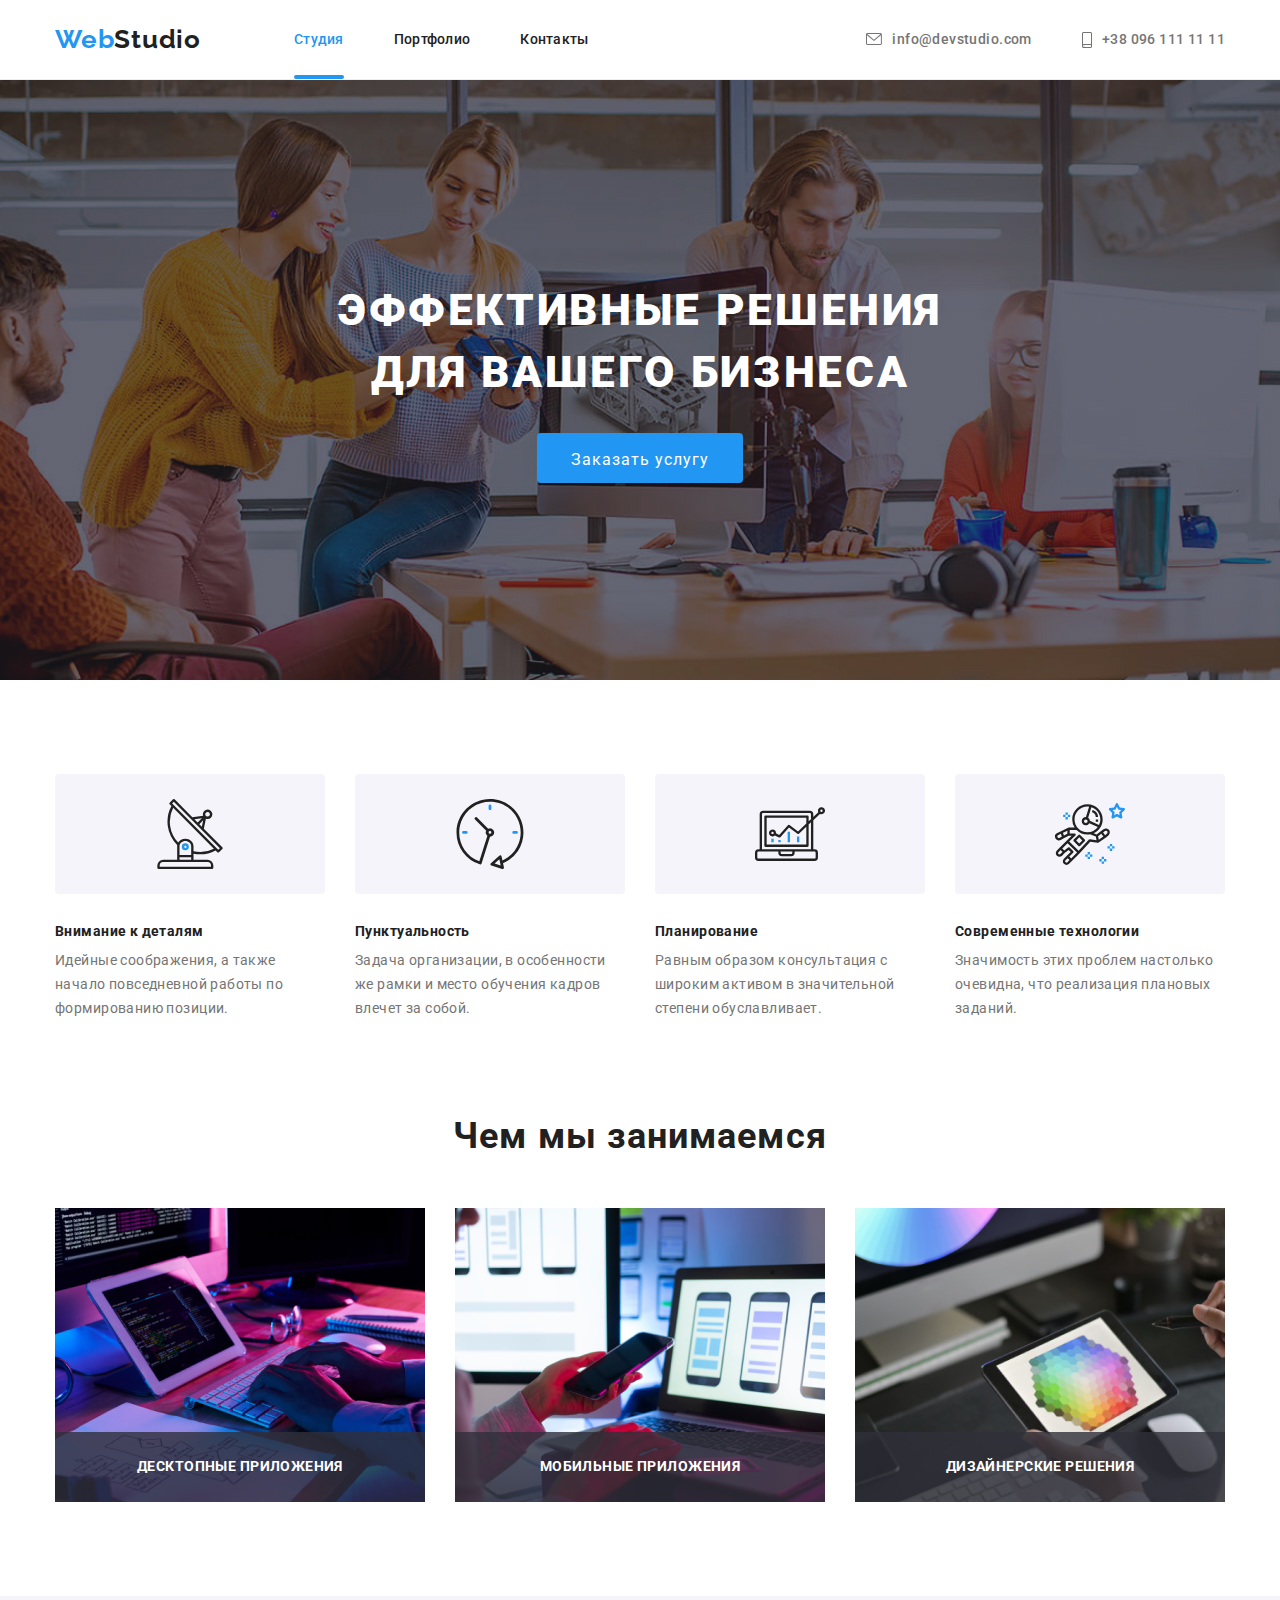
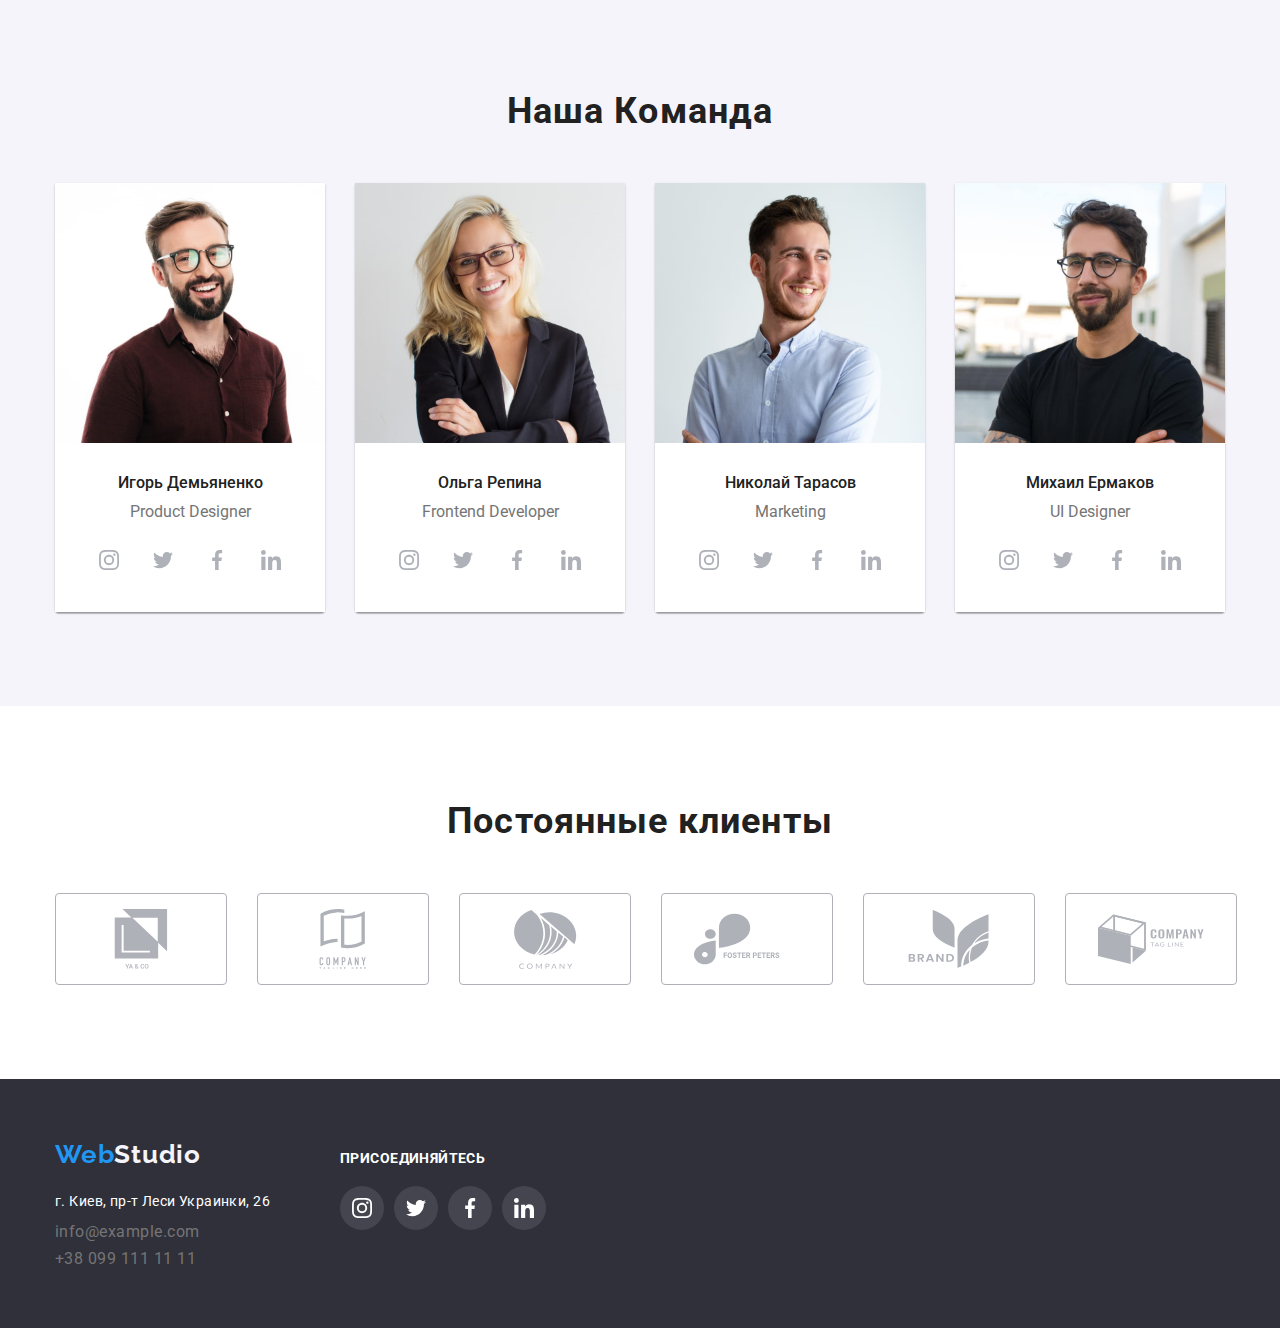
<file: index.html>
<!DOCTYPE html>
<html lang="ru">

<head>
    <meta charset="UTF-8">
    <meta http-equiv="X-UA-Compatible" content="IE=edge">
    <meta name="viewport" content="width=device-width, initial-scale=1.0">
    <link rel="preconnect" href="https://fonts.googleapis.com">
    <link rel="preconnect" href="https://fonts.gstatic.com" crossorigin>
    <link rel="preconnect" href="https://fonts.googleapis.com">
    <link rel="preconnect" href="https://fonts.gstatic.com" crossorigin>
    <link href="https://fonts.googleapis.com/css2?family=Raleway:wght@700&family=Roboto:wght@400;500;700;900&display=swap"
        rel="stylesheet">
    <link rel="stylesheet" href="./css/modern-normalize.css"> 
    <link rel="stylesheet" href="./css/style.css">
    <title>Studio</title>
</head>

<body>
    <!--шапка сайта-->
    <header class="header">
        <div class="container header-container">
            <nav class="nav">
                <a class="header-logo" href=""><span class="logo-web">Web</span>Studio</a>
                <ul class="nav-list">
                    <li class="nav-item ">
                        <a class="nav-link current" href="./index.html">Студия</a>
                    </li>
                    <li class="nav-item">
                        <a class="nav-link" href="./portfolio.html">Портфолио</a>
                    </li>
                    <li class="nav-item">
                        <a class="nav-link" href="#">Контакты</a>
                    </li>
                </ul>
            </nav>
            <ul class="nav-contacts-list">
                <li class="contacts-item">
                        <a class="contacts-link hover-link" href="info@devstudio.com">
                            <svg class="icon-mail" width="16px" height="12px">
                                <use href="./images/svg/symbol-defs.svg#icon-envelope"></use>
                            </svg>info@devstudio.com</a>
                </li>
            
                <li class="contacts-item">
                    <a class="contacts-link hover-link" href="+380961111111">
                        <svg class="icon-tel" width="10px" height="16px">
                            <use href="./images/svg/symbol-defs.svg#icon-smartphone"></use>
                        </svg>+38 096 111 11 11</a>
                </li>
            </ul>
        </div>
    </header>
    <!--уникальный контент страницы-->
    <main>
        <!--секция 1-->
        <section class="hero-section">
            <div class="container container-hero">
                <h1 class="hero-titel">ЭФФЕКТИВНЫЕ РЕШЕНИЯ<br> ДЛЯ ВАШЕГО БИЗНЕСА</h1>
                <button class="button-hero" type="button" data-modal-open>Заказать услугу</button>
                <div class="backdrop is-hidden"data-modal>
                    <div class="modal" >
                     <button class="close-modal-icon" type="button"data-modal-close>
                         <svg class="close-icon" width="18" height="18">
                             <use href="./images/svg/sprite-2.svg#icon-close"></use>
                         </svg>
                     </button>
                    </div>
                </div>
            </div>
        </section>
        <!--наши преимущества-->
        <section class="section">
            <div class="container">
                <h2 class="visually-hidden">Наши преимущества</h2>
                <ul class="benefits-list">
                    <li class="benefits-item ">
                        <div class="benefits-bg">
                              <svg class="benefits-icon" width="70" height="70"viewBox="0 0 70 70">
                                 <use href="./images/svg/symbol-defs.svg#icon-antenna-1"></use>
                             </svg> 
                        </div>
                        <h3 class="benefits-titel">Внимание к деталям</h3>
                        <p class="benefits-text">Идейные соображения, а также начало повседневной работы по формированию позиции.</p>
                    </li>
                
                    <li class="benefits-item ">
                        <div class="benefits-bg">
                        <svg class="" width="70" height="70">
                            <use href="./images/svg/symbol-defs.svg#icon-clock"></use>
                        </svg>
                        </div>
                        <h3 class="benefits-titel">Пунктуальность</h3>
                        <p class="benefits-text">Задача организации, в особенности же рамки и место обучения кадров влечет за собой.
                        </p>
                    </li>
                
                    <li class="benefits-item ">
                        <div class="benefits-bg">
                        <svg class="" width="70" height="70">
                            <use href="./images/svg/symbol-defs.svg#icon-diagram"></use>
                        </svg>
                        </div>
                        <h3 class="benefits-titel">Планирование</h3>
                        <p class="benefits-text">Равным образом консультация с широким активом в значительной степени обуславливает.
                        </p>
                    </li>
                
                    <li class="benefits-item ">
                        <div class="benefits-bg">
                        <svg class="" width="70" height="70">
                            <use href="./images/svg/symbol-defs.svg#icon-astronaut"></use>
                        </svg>
                        </div>
                        <h3 class="benefits-titel">Современные технологии</h3>
                        <p class="benefits-text">Значимость этих проблем настолько очевидна, что реализация плановых заданий.</p>
                    </li>
                </ul>
            </div>
        </section>
        <!--секция чем мы занимаемся-->
        <section class="section jobs-section">
            <div class="container">
                <h2 class="titel">Чем мы занимаемся</h2>
                <ul class="jobs-list">
                    <li class="jobs-item">
                        <div class="jobs-block">
                        <img src="./images/tablet.png" alt="Десктопные приложения" width="370">
                        <p class="jobs-label">Десктопные приложения</p>
                        </div>
                    </li>
                    <li class="jobs-item">
                        <div class="jobs-block">
                        <img src="./images/notebook.png" alt="Мобильные приложения" width="370">
                        <p class="jobs-label">Мобильные приложения</p>
                        </div>
                    </li>
                    <li class="jobs-item">
                        <div class="jobs-block">
                        <img src="./images/tabletmini.png" alt="Дизайнерские решения" width="370">
                        <p class="jobs-label">Дизайнерские решения</p>
                        </div>
                    </li>
                </ul>
            </div>
        </section>
        <!--секция наша команда-->
        <section class="section team-section">
            <div class="container">
                <h2 class="titel">Наша Команда</h2>
                <ul class="team-list">
                    <li class="team-item">
                        <img src="./images/jpeg/igor.jpg" alt="Игорь" width="270">
                        <div class="team-card">
                            <h3 class="team-name">Игорь Демьяненко</h3>
                            <p class="team-position">Product Designer</p>
                            <ul class="social-list">
                                <li class="social-item">
                                    <a href="#" class="social-link"> 
                                    <svg class="social-icon" width="20" height="20">
                                        <use href="./images/svg/symbol-defs.svg#icon-instagram"></use>
                                    </svg>   
                                    </a>
                                </li>
                                <li class="social-item">
                                    <a href="#" class="social-link">
                                            <svg class="social-icon" width="20" height="20">
                                                <use href="./images/svg/symbol-defs.svg#icon-twitter"></use>
                                            </svg>
                                    </a>
                                </li>
                                <li class="social-item">
                                    <a href="#" class="social-link">
                                            <svg class="social-icon" width="20" height="20">
                                                <use href="./images/svg/symbol-defs.svg#icon-facebook"></use>
                                            </svg>
                                    </a>
                                </li>
                                <li class="social-item">
                                    <a href="#" class="social-link">
                                            <svg class="social-icon" width="20" height="20">
                                                <use href="./images/svg/symbol-defs.svg#icon-linkedin"></use>
                                            </svg>
                                    </a>
                                </li>
                            </ul>
                        </div>
                    </li>
                    <li class="team-item">
                        <img src="./images/jpeg/olga.jpg" alt="Ольга" width="270">
                        <div class="team-card">
                            <h3 class="team-name">Ольга Репина</h3>
                            <p class="team-position">Frontend Developer</p>
                            <ul class="social-list">
                                <li class="social-item">
                                    <a href="" class="social-link">
                                            <svg class="social-icon" width="20" height="20">
                                                <use href="./images/svg/symbol-defs.svg#icon-instagram"></use>
                                            </svg>
                                    </a>
                                </li>
                                <li class="social-item">
                                    <a href="" class="social-link">
                                            <svg class="social-icon" width="20" height="20">
                                                <use href="./images/svg/symbol-defs.svg#icon-twitter"></use>
                                            </svg>
                                    </a>
                                </li>
                                <li class="social-item">
                                    <a href="" class="social-link">
                                            <svg class="social-icon" width="20" height="20">
                                                <use href="./images/svg/symbol-defs.svg#icon-facebook"></use>
                                            </svg>
                                    </a>
                                </li>
                                <li class="social-item">
                                    <a href="" class="social-link">
                                            <svg class="social-icon" width="20" height="20">
                                                <use href="./images/svg/symbol-defs.svg#icon-linkedin"></use>
                                            </svg>
                                    </a>
                                </li>
                            </ul>
                        </div>
                    </li>
                    <li class="team-item">
                        <img src="./images/jpeg/nikolay.jpg" alt="Николай" width="270">
                        <div class="team-card">
                            <h3 class="team-name">Николай Тарасов</h3>
                            <p class="team-position">Marketing</p>
                            <ul class="social-list">
                                <li class="social-item">
                                    <a href="" class="social-link">
                                            <svg class="social-icon" width="20" height="20">
                                                <use href="./images/svg/symbol-defs.svg#icon-instagram"></use>
                                            </svg>
                                    </a>
                                </li>
                                <li class="social-item">
                                    <a href="" class="social-link">
                                            <svg class="social-icon" width="20" height="20">
                                                <use href="./images/svg/symbol-defs.svg#icon-twitter"></use>
                                            </svg>
                                    </a>
                                </li>
                                <li class="social-item">
                                    <a href="" class="social-link">
                                            <svg class="social-icon" width="20" height="20">
                                                <use href="./images/svg/symbol-defs.svg#icon-facebook"></use>
                                            </svg>
                                    </a>
                                </li>
                                <li class="social-item">
                                    <a href="" class="social-link">
                                            <svg class="social-icon" width="20" height="20">
                                                <use href="./images/svg/symbol-defs.svg#icon-linkedin"></use>
                                            </svg>
                                    </a>
                                </li>
                            </ul>
                        </div>
                    </li>
                    <li class="team-item">
                        <img src="./images/jpeg/mikhail.jpg" alt="Михаил" width="270">
                        <div class="team-card">
                            <h3 class="team-name">Михаил Ермаков</h3>
                            <p class="team-position">UI Designer</p>
                            <ul class="social-list">
                                <li class="social-item">
                                    <a href="" class="social-link">
                                            <svg class="social-icon" width="20" height="20">
                                                <use href="./images/svg/symbol-defs.svg#icon-instagram"></use>
                                            </svg>
                                    </a>
                                </li>
                                <li class="social-item">
                                    <a href="" class="social-link">
                                            <svg class="social-icon" width="20" height="20">
                                                <use href="./images/svg/symbol-defs.svg#icon-twitter"></use>
                                            </svg>
                                    </a>
                                </li>
                                <li class="social-item">
                                    <a href="" class="social-link">
                                            <svg class="social-icon" width="20" height="20">
                                                <use href="./images/svg/symbol-defs.svg#icon-facebook"></use>
                                            </svg>
                                    </a>
                                </li>
                                <li class="social-item">
                                    <a href="" class="social-link">
                                            <svg class="social-icon" width="20" height="20">
                                                <use href="./images/svg/symbol-defs.svg#icon-linkedin"></use>
                                            </svg>
                                    </a>
                                </li>
                            </ul>
                        </div>
                    </li>
                </ul>
            </div>
        </section>
        <section class="section">
            <div class="container">
                <h2 class="titel">Постоянные клиенты</h2>
                <ul class="clients-list">
                    <li class="clients-item">
                        <a href="" class="clients-link">
                            <svg class="clients-icon" width="106px" height="60px">
                                <use href="./images/svg/sprite-2.svg#icon-client-1"></use>
                            </svg>
                        </a>
                    </li>
                    <li class="clients-item">
                        <a href="" class="clients-link">
                            <svg class="clients-icon" width="106px" height="60px">
                                <use href="./images/svg/sprite-2.svg#icon-client-2"></use>
                            </svg>
                        </a>
                    </li>
                    <li class="clients-item">
                        <a href="" class="clients-link">
                            <svg class="clients-icon" width="106px" height="60px">
                                <use href="./images/svg/sprite-2.svg#icon-client-3"></use>
                            </svg>
                        </a>
                    </li>
                    <li class="clients-item">
                    <a href="" class="clients-link">
                        <svg class="clients-icon" width="106px" height="60px">
                            <use href="./images/svg/sprite-2.svg#icon-client-4"></use>
                        </svg>
                    </a>
                    </li>
                    <li class="clients-item">
                    <a href="" class="clients-link">
                        <svg class="clients-icon" width="106px" height="60px">
                            <use href="./images/svg/sprite-2.svg#icon-client-5"></use>
                        </svg>
                    </a>
                    </li>
                    <li class="clients-item">
                        <a href="" class="clients-link">
                            <svg class="clients-icon" width="106px" height="60px">
                                <use href="./images/svg/sprite-2.svg#icon-client-6"></use>
                            </svg>
                        </a>
                    </li>
                </ul>
            </div>
        </section>
    </main>
    <!--подвал-->
    <footer class="page-footer">
        <div class="container footer-container">
            <div class="address-block">
                <a class="footer-logo" href=""><span class="logo-web">Web</span>Studio</a>
                <address class="address">
                    <ul class="address-list">
                        <li class="address-item">
                            <a class="address-link"
                                href="https://www.google.com/maps/place/%D0%B1%D1%83%D0%BB.+%D0%9B%D0%B5%D1%81%D0%B8+%D0%A3%D0%BA%D1%80%D0%B0%D0%B8%D0%BD%D0%BA%D0%B8,+26,+%D0%9A%D0%B8%D0%B5%D0%B2,+02000/data=!4m2!3m1!1s0x40d4cf0e033ecbe9:0x57a4dffefec77da0?sa=X&ved=2ahUKEwixr6azg6_zAhUvlIsKHU6wDGkQ8gF6BAgFEAE">г.
                                Киев, пр-т Леси Украинки, 26</a>
                        </li>
                        <li class="address-item">
                            <a class="contacts-link hover-link" href="mailto:info@example.com">info@example.com</a>
                        </li>
                        <li class="address-item">
                            <a class="contacts-link hover-link" href="tel:+380991111111">+38 099 111 11 11</a>
                        </li>
                    </ul>
                
                </address>
            </div>
            <div class="social-footer">
            <h2 class="social-titel">присоединяйтесь</h2>
            <ul class="social-list">
                <li class="footer-social-item">
                    <a href="#" class="footer-social-link">
                            <svg class="social-icon" widht="20" height="20">
                                <use href="./images/svg/symbol-defs.svg#icon-instagram1"></use>
                            </svg>
                    </a>
                </li>
                <li class="footer-social-item">
                    <a href="#" class="footer-social-link">
                            <svg class="social-icon" widht="20" height="20">
                                <use href="./images/svg/symbol-defs.svg#icon-twitter1"></use>
                            </svg>
                    </a>
                </li>
                <li class="footer-social-item">
                    <a href="#" class="footer-social-link">
                            <svg class="social-icon" widht="20" height="20">
                                <use href="./images/svg/symbol-defs.svg#icon-facebook1"></use>
                            </svg>
                    </a>
                </li>
                <li class="footer-social-item">
                    <a href="#" class="footer-social-link">
                            <svg class="social-icon" widht="20" height="20">
                                <use href="./images/svg/symbol-defs.svg#icon-linkedin1"></use>
                            </svg>
                    </a>
                </li>
            </ul>
            </div>
        </div>
    </footer>
    <script src="./js/modal.js"></script>
</body>

</html>
</file>
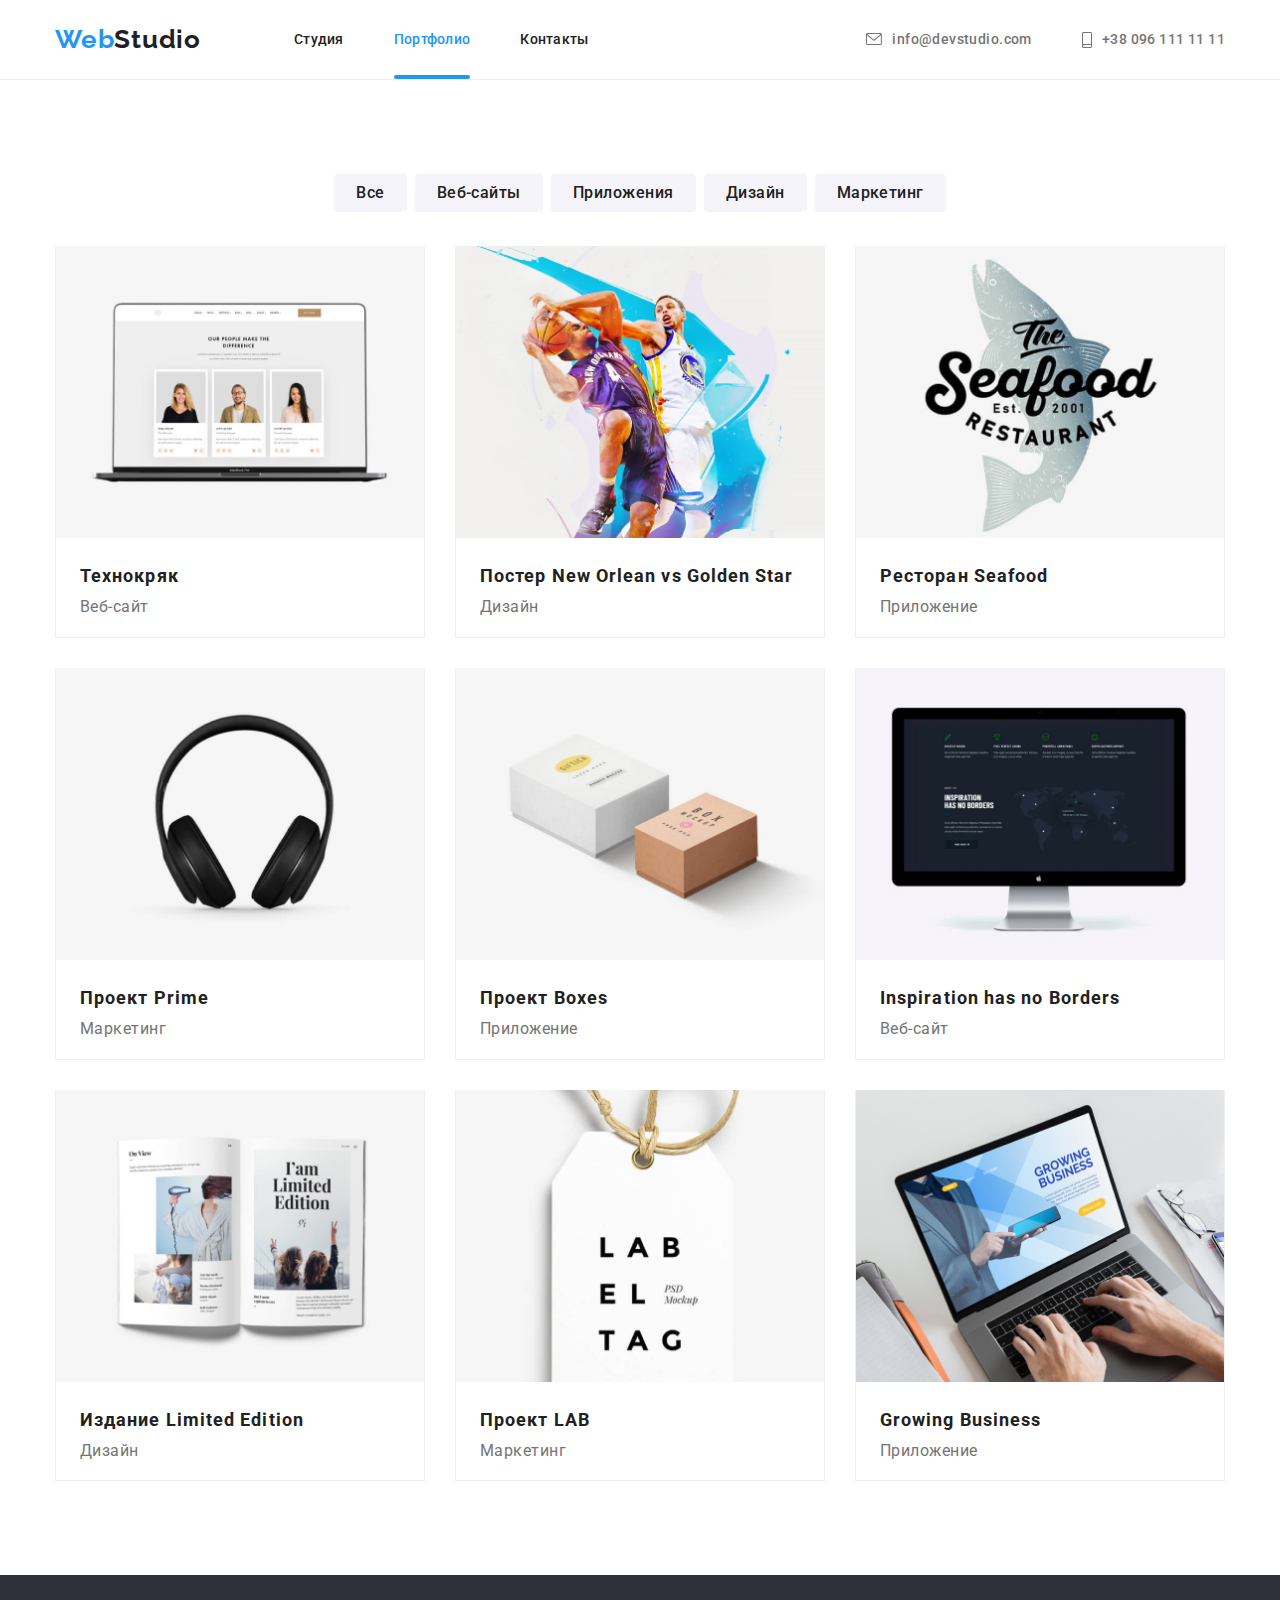
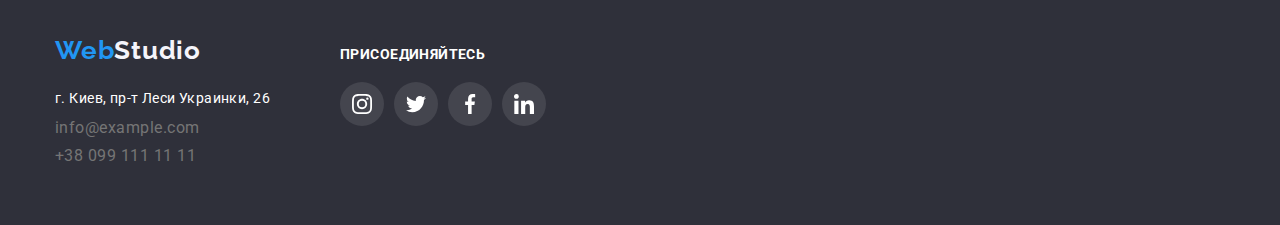
<file: portfolio.html>
<!DOCTYPE html>
<html lang="en">
<head>
    <meta charset="UTF-8">
    <meta http-equiv="X-UA-Compatible" content="IE=edge">
    <meta name="viewport" content="width=device-width, initial-scale=1.0">
    <link rel="preconnect" href="https://fonts.googleapis.com">
    <link rel="preconnect" href="https://fonts.gstatic.com" crossorigin>
    <link rel="preconnect" href="https://fonts.googleapis.com">
    <link rel="preconnect" href="https://fonts.gstatic.com" crossorigin>
    <link href="https://fonts.googleapis.com/css2?family=Raleway:wght@700&family=Roboto:wght@400;500;700;900&display=swap"
        rel="stylesheet">
    <link rel="stylesheet" href="./css/modern-normalize.css">
    <link rel="stylesheet" href="./css/style.css">
    <title>Portfolio</title>
</head>
<body>
    <!--шапка-->
    <header class="header">
        <div class="container header-container">
            <nav class="nav">
                <a class="header-logo" href=""><span class="logo-web">Web</span>Studio</a>
                <ul class="nav-list">
                    <li class="nav-item ">
                        <a class="nav-link " href="./index.html">Студия</a>
                    </li>
                    <li class="nav-item">
                        <a class="nav-link current" href="./portfolio.html">Портфолио</a>
                    </li>
                    <li class="nav-item">
                        <a class="nav-link" href="#">Контакты</a>
                    </li>
                </ul>
            </nav>
            <ul class="nav-contacts-list">
                <li class="contacts-item">
                    <!-- <div class="contacts-container hover-link">  -->
                    <a class="contacts-link hover-link" href="info@devstudio.com">
                        <svg class="icon-mail hover-link" width="16px" height="12px">
                            <use href="./images/svg/symbol-defs.svg#icon-envelope"></use>
                        </svg>info@devstudio.com</a>
                    <!-- </div>  -->
                </li>
    
                <li class="contacts-item">
                    <a class="contacts-link hover-link" href="+380961111111">
                        <svg class="icon-tel hover-link" width="10px" height="16px">
                            <use href="./images/svg/symbol-defs.svg#icon-smartphone"></use>
                        </svg>+38 096 111 11 11</a>
                </li>
            </ul>
        </div>
    </header>
    <!--уникальный контент-->
    <main>
        <section class="section">
            <div class="container">
            <h1 class="visually-hidden">кнопки фильтров</h1>
            <ul class="buttons-list">
                <li class="buttons-item">
                    <button type="button" class="filter-btn">Все</button>
                </li>
                <li class="buttons-item">
                    <button type="button" class="filter-btn">Веб-сайты</button>
                </li>
                <li class="buttons-item">
                    <button type="button" class="filter-btn">Приложения</button>
                </li>
                <li class="buttons-item">
                    <button type="button" class="filter-btn">Дизайн</button>
                </li>
                <li class="buttons-item">
                    <button type="button" class="filter-btn">Маркетинг</button>
                </li>
            </ul>
            <ul class="portfolio-list">
                <li class="portfolio-item ">
                    <a href="" class="portfolio-link">
                    <div class="portfolio-overlay-block"> 
                    <img src="./images/portfolio/tehnokrak.jpg" alt="технокряк" width="370" height="">
                    <div class="overlay-block">
                    <p class="portfolio-block-text">Технокряк это современная площадка распространения коронавируса. Компании используют эту
                        платформу для цифрового
                        шпионажа и атак на защищённые сервера конкурентов.</p>
                    </div>
                    </div>  
                    <div class="portfolio-card">
                        <h2 class="portfolio-titel">Технокряк</h3>
                            <p class="portfolio-text">Веб-сайт</p>
                    </div>
                    </a>
                </li>
                <li class="portfolio-item ">
                    <a href="" class="portfolio-link">
                        <div class="portfolio-overlay-block">
                    <img src="./images/portfolio/poster.jpg" alt="постер" width="370" height="">
                    <div class="overlay-block">
                        <p class="portfolio-block-text">Технокряк это современная площадка распространения коронавируса. Компании используют
                            эту
                            платформу для цифрового
                            шпионажа и атак на защищённые сервера конкурентов.</p>
                    </div>
                        </div>
                    <div class="portfolio-card">
                    <h2 class="portfolio-titel">Постер New Orlean vs Golden Star</h3>
                    <p class="portfolio-text">Дизайн</p>
                    </div>
                    </a>
                </li>
                <li class="portfolio-item ">
                    <a href="" class="portfolio-link">
                        <div class="portfolio-overlay-block">
                    <img src="./images/portfolio/seafood.jpg" alt="ресторан" width="370" height="">
                    <div class="overlay-block">
                        <p class="portfolio-block-text">Технокряк это современная площадка распространения коронавируса. Компании используют
                            эту
                            платформу для цифрового
                            шпионажа и атак на защищённые сервера конкурентов.</p>
                    </div>
                        </div>
                    <div class="portfolio-card">
                    <h2 class="portfolio-titel">Ресторан Seafood</h3>
                    <p class="portfolio-text">Приложение</p>
                    </div>
                    </a>
                </li>
                <li class="portfolio-item ">
                    <a href="" class="portfolio-link">
                        <div class="portfolio-overlay-block">
                    <img src="./images/portfolio/prime.jpg" alt="проэкт прайм" width="370" height="">
                    <div class="overlay-block">
                        <p class="portfolio-block-text">Технокряк это современная площадка распространения коронавируса. Компании используют
                            эту
                            платформу для цифрового
                            шпионажа и атак на защищённые сервера конкурентов.</p>
                    </div>
                        </div>
                    <div class="portfolio-card">
                    <h2 class="portfolio-titel">Проект Prime</h3>
                    <p class="portfolio-text">Маркетинг</p>
                    </div>
                    </a>
                </li>
                <li class="portfolio-item ">
                    <a href="" class="portfolio-link">
                        <div class="portfolio-overlay-block">
                    <img src="./images/portfolio/boxes.jpg" alt="проэкт коробки" width="370" height="">
                    <div class="overlay-block">
                        <p class="portfolio-block-text">Технокряк это современная площадка распространения коронавируса. Компании используют
                            эту
                            платформу для цифрового
                            шпионажа и атак на защищённые сервера конкурентов.</p>
                    </div>
                        </div>
                    <div class="portfolio-card">
                    <h2 class="portfolio-titel">Проект Boxes</h3>
                    <p class="portfolio-text">Приложение</p>
                    </div>
                    </a>
                </li>
                <li class="portfolio-item ">
                    <a href="" class="portfolio-link">
                        <div class="portfolio-overlay-block">
                    <img src="./images/portfolio/no-borders.jpg" alt="нет границ" width="370" height="">
                    <div class="overlay-block">
                        <p class="portfolio-block-text">Технокряк это современная площадка распространения коронавируса. Компании используют
                            эту
                            платформу для цифрового
                            шпионажа и атак на защищённые сервера конкурентов.</p>
                    </div>
                        </div>
                    <div class="portfolio-card">
                    <h2 class="portfolio-titel">Inspiration has no Borders</h3>
                    <p class="portfolio-text">Веб-сайт</p>
                    </div>
                    </a>
                </li>
                <li class="portfolio-item ">
                    <a href="" class="portfolio-link">
                        <div class="portfolio-overlay-block">
                    <img src="./images/portfolio/limited-edition.jpg" alt="издание" width="370" height="">
                    <div class="overlay-block">
                        <p class="portfolio-block-text">Технокряк это современная площадка распространения коронавируса. Компании используют
                            эту
                            платформу для цифрового
                            шпионажа и атак на защищённые сервера конкурентов.</p>
                    </div>
                        </div>
                    <div class="portfolio-card">
                    <h2 class="portfolio-titel">Издание Limited Edition</h3>
                    <p class="portfolio-text">Дизайн</p>
                    </div>
                    </a>
                </li>
                <li class="portfolio-item ">
                    <a href="" class="portfolio-link">
                        <div class="portfolio-overlay-block">
                    <img src="./images/portfolio/lab.jpg" alt="проэкт лаб" width="370" height="">
                    <div class="overlay-block">
                        <p class="portfolio-block-text">Технокряк это современная площадка распространения коронавируса. Компании используют
                            эту
                            платформу для цифрового
                            шпионажа и атак на защищённые сервера конкурентов.</p>
                    </div>
                        </div>
                    <div class="portfolio-card">
                    <h2 class="portfolio-titel">Проект LAB</h3>
                    <p class="portfolio-text">Маркетинг</p>
                    </div>
                    </a>
                </li>
                <li class="portfolio-item ">
                    <a href="" class="portfolio-link">
                        <div class="portfolio-overlay-block">
                    <img src="./images/portfolio/business.jpg" alt="бизнес" width="370" height="">
                    <div class="overlay-block">
                        <p class="portfolio-block-text">Технокряк это современная площадка распространения коронавируса. Компании используют
                            эту
                            платформу для цифрового
                            шпионажа и атак на защищённые сервера конкурентов.</p>
                    </div>
                        </div>
                    <div class="portfolio-card">
                    <h2 class="portfolio-titel">Growing Business</h3>
                    <p class="portfolio-text">Приложение</p>
                    </div>
                    </a>
                </li>
            </ul>
            </div>
        </section>

    </main>

    <!--подвал-->
<footer class="page-footer">
    <div class="container footer-container">
        <div class="address-block">
            <a class="footer-logo" href=""><span class="logo-web">Web</span>Studio</a>
            <address class="address">
                <ul class="address-list">
                    <li class="address-item">
                        <a class="address-link"
                            href="https://www.google.com/maps/place/%D0%B1%D1%83%D0%BB.+%D0%9B%D0%B5%D1%81%D0%B8+%D0%A3%D0%BA%D1%80%D0%B0%D0%B8%D0%BD%D0%BA%D0%B8,+26,+%D0%9A%D0%B8%D0%B5%D0%B2,+02000/data=!4m2!3m1!1s0x40d4cf0e033ecbe9:0x57a4dffefec77da0?sa=X&ved=2ahUKEwixr6azg6_zAhUvlIsKHU6wDGkQ8gF6BAgFEAE">г.
                            Киев, пр-т Леси Украинки, 26</a>
                    </li>
                    <li class="address-item">
                        <a class="contacts-link hover-link" href="mailto:info@example.com">info@example.com</a>
                    </li>
                    <li class="address-item">
                        <a class="contacts-link hover-link" href="tel:+380991111111">+38 099 111 11 11</a>
                    </li>
                </ul>

            </address>
        </div>
        <div class="social-footer">
            <h2 class="social-titel">присоединяйтесь</h2>
            <ul class="social-list">
                <li class="footer-social-item">
                    <a href="#" class="footer-social-link">
                        <svg class="social-icon" widht="20" height="20">
                            <use href="./images/svg/symbol-defs.svg#icon-instagram1"></use>
                        </svg>
                    </a>
                </li>
                <li class="footer-social-item">
                    <a href="#" class="footer-social-link">
                        <svg class="social-icon" widht="20" height="20">
                            <use href="./images/svg/symbol-defs.svg#icon-twitter1"></use>
                        </svg>
                    </a>
                </li>
                <li class="footer-social-item">
                    <a href="#" class="footer-social-link">
                        <svg class="social-icon" widht="20" height="20">
                            <use href="./images/svg/symbol-defs.svg#icon-facebook1"></use>
                        </svg>
                    </a>
                </li>
                <li class="footer-social-item">
                    <a href="#" class="footer-social-link">
                        <svg class="social-icon" widht="20" height="20">
                            <use href="./images/svg/symbol-defs.svg#icon-linkedin1"></use>
                        </svg>
                    </a>
                </li>
            </ul>
        </div>
    </div>
</footer>
    
</body>
</html>
</file>
<file: css/style.css>
/* 
основной шрифт страницы Roboto 
шрифт логотипа Raleway 700

Weight ссылок и кнопок на странице портфолио 500
Weight заголовков 700 900

цвета
основной цвет абзацов #757575;
вторичный цвет заголовков, ссылок #212121;
белый цвет для кнопок и заголовков #FFFFFF

основной цвет фона #E5E5E5
вторичный цвет фона #F5F4FA
цвет для сылок с эфектом ховер #2196F3
-------------------------------------------------------------------------------------*/

:root {
  --title-text-color: #212121;
  --accent-color: #2196f3;
  --primary-white-color: #ffffff;
  --bg-white-color: #f5f4fa;
  --main-text-color: #757575;
  --dark-bg-color: #2f303a;
}

body {
  padding-top: 80px;
  font-family: roboto, sans-serif;
  color: var(--main-text-color);
}
h1,
h2,
h3,
p {
  margin: 0;
}
ul {
  padding: 0;
  margin: 0;
  list-style: none;
}
img {
  display: block;
  max-width: 100%;
  height: auto;
}

.container {
  width: 1200px;
  margin-left: auto;
  margin-right: auto;
  padding-left: 15px;
  padding-right: 15px;
}
.section {
  padding-top: 94px;
  padding-bottom: 94px;
}
.titel {
  margin-top: 0;
  margin-bottom: 50px;

  font-weight: 700;
  font-size: 36px;
  line-height: 1.2;
  letter-spacing: 0.03em;
  text-align: center;
  color: var(--title-text-color);
}

/* шапка-----------*/
.header {
  position: fixed;
  top: 0;
  left: 0;
  width: 100%;
  z-index: 1;
  background-color: var(--primary-white-color);
  border-bottom: 1px solid #eeeeee;
}
.header-container {
  display: flex;
  align-items: center;
}
.header-logo {
  font-family: raleway, sans-serif;
  font-weight: 700;
  font-size: 26px;
  line-height: 1.2;
  letter-spacing: 0.03em;
  color: var(--title-text-color);
  text-decoration: none;
}
.logo-web {
  color: var(--accent-color);
}
/* навигация -----------------------------*/
.nav {
  display: flex;
  align-items: center;
}
.nav-list {
  display: flex;
  margin-left: 93px;
}
.nav-list .nav-item:not(:last-child) {
  margin-right: 50px;
}
.nav-item {
  list-style: none;
}

.nav-link {
  display: block;
  padding-top: 32px;
  padding-bottom: 32px;

  position: relative;

  font-weight: 500;
  font-size: 14px;
  line-height: 1.1;
  letter-spacing: 0.02em;
  color: var(--title-text-color);
  text-decoration: none;

  transition: color 250ms cubic-bezier(0.4, 0, 0.2, 1);
}
.nav-link:hover,
.nav-link:focus {
  color: var(--accent-color);
}
.current {
  color: var(--accent-color);
}
.current::after {
  content: "";

  position: absolute;
  left: 0;
  bottom: 0;

  display: block;
  width: 100%;
  height: 4px;
  border-radius: 2px;
  background-color: var(--accent-color);
}
/* почта+телефон -----------------------------*/
.nav-contacts-list {
  display: flex;
  margin-left: auto;

  font-weight: 500;
  font-size: 14px;
  line-height: 1.1;
  letter-spacing: 0.02em;
  list-style: none;
}
.nav-contacts-list .contacts-item + .contacts-item {
  margin-left: 50px;
}
.contacts-link {
  display: flex;
  align-items: center;
  color: var(--main-text-color);
  text-decoration: none;
  font-style: normal;
  letter-spacing: 0.03em;

  transition: color 250ms cubic-bezier(0.4, 0, 0.2, 1);
}
.hover-link:hover,
.hover-link:focus {
  fill: var(--accent-color);
  color: var(--accent-color);
}
.icon-mail {
  fill: currentColor;
  margin-right: 10px;
}
.icon-mail::before {
  content: "";
}

.icon-tel {
  fill: currentColor;
  margin-right: 10px;
}
.icon-tel::before {
  content: "";
}

/* герой --------------------------------------*/
.hero-section {
  padding: 200px 0;
  text-align: center;
  max-width: 1600px;
  height: 600px;
  margin-left: auto;
  margin-right: auto;
  background-image: linear-gradient(
      to right,
      rgba(47, 48, 58, 0.4),
      rgba(47, 48, 58, 0.4)
    ),
    url(../images/jpeg/bg-img.jpg);
  background-repeat: no-repeat;
  background-position: center;
}
.container-hero {
}
.hero-titel {
  margin-top: 0;
  margin-bottom: 30px;

  font-weight: 900;
  font-size: 44px;
  line-height: 1.4;
  letter-spacing: 0.06em;
  color: var(--primary-white-color);
}
.backdrop {
  position: fixed;
  opacity: 1;
  top: 0;
  left: 0;
  width: 100%;
  height: 100%;
  background-color: rgba(0, 0, 0, 0.2);

  z-index: 1;
  transition: opacity 250ms cubic-bezier(0.4, 0, 0.2, 1);
}
.backdrop.is-hidden {
  opacity: 0;
  pointer-events: none;
}
.backdrop.is-hidden.scale {
  top: 50%;
  left: 50%;
  transform: translate(-50%, -50%) scale(0.8);
  transition: transform 250ms cubic-bezier(0.4, 0, 0.2, 1);
}
.modal {
  position: absolute;
  top: 50%;
  left: 50%;
  width: 528px;
  height: 581px;
  transform: translate(-50%, -50%) scale(1);
  transition: transform 250ms cubic-bezier(0.4, 0, 0.2, 1),
    background-color 250ms cubic-bezier(0.4, 0, 0.2, 1),
    box-shadow 250ms cubic-bezier(0.4, 0, 0.2, 1);

  border-radius: 4px;
  box-shadow: 0px 1px 3px rgba(0, 0, 0, 0.12), 0px 1px 1px rgba(0, 0, 0, 0.14),
    0px 2px 1px rgba(0, 0, 0, 0.2);
  background-color: var(--primary-white-color);
}
.close-modal-icon {
  display: flex;
  align-items: center;
  position: absolute;
  top: 8px;
  right: 8px;
  width: 30px;
  height: 30px;
  border: 1px solid rgba(0, 0, 0, 0.1);
  border-radius: 50%;
  background-color: var(--primary-white-color);
  cursor: pointer;
}
.close-icon {
}
.button-hero {
  min-width: 200px;
  height: 50px;
  padding: 10px 32px;
  border-radius: 4px;
  border-color: transparent;

  font-family: roboto, sans-serif;
  font-size: 16px;
  line-height: 1.9;
  letter-spacing: 0.06em;
  color: var(--primary-white-color);
  background-color: var(--accent-color);
  cursor: pointer;
}

/* секция ПРЕИМУЩЕСТВА(BENEFITS) страница "студия"------------- */
.visually-hidden {
  position: absolute;
  width: 1px;
  height: 1px;
  margin: -1px;
  padding: 0;
  overflow: hidden;
  border: 0;
  clip: rect(0 0 0 0);
}
.benefits-list {
  display: flex;
}
.benefits-list .benefits-item + .benefits-item {
  margin-left: 30px;
}

.benefits-bg {
  display: flex;
  justify-content: center;
  align-items: center;
  width: 270px;
  height: 120px;
  margin-bottom: 30px;
  border-radius: 4px;
  background-color: var(--bg-white-color);
}
.benefits-icon {
  display: flex;
}

.benefits-titel {
  margin-top: 0;
  margin-bottom: 10px;

  font-weight: 700;
  font-size: 14px;
  line-height: 1.1;
  letter-spacing: 0.03em;
  color: var(--title-text-color);
}
.benefits-text {
  margin-top: 0;
  margin-bottom: 0;

  font-weight: 400;
  font-size: 14px;
  line-height: 1.7;
  letter-spacing: 0.03em;
}

/* секция ЧЕМ МЫ ЗАНИМАЕМСЯ(Jobs) страница "студия"--------- */
.jobs-section {
  padding-top: 0;
}
.jobs-list {
  display: flex;
}
.jobs-list .jobs-item + .jobs-item {
  margin-left: 30px;
}
.jobs-block {
  position: relative;
}
.jobs-label {
  display: flex;
  justify-content: center;
  align-items: center;
  position: absolute;
  bottom: 0;
  left: 0;
  width: 100%;
  height: 70px;

  font-weight: 700;
  font-size: 14px;
  line-height: 1.1;
  letter-spacing: 0.03em;
  color: var(--primary-white-color);
  background-color: rgba(47, 48, 58, 0.8);
  text-transform: uppercase;
}

/* секция команда(Team) страница "студия" --------------------*/
.team-section {
  background-color: var(--bg-white-color);
}
.team-card {
  padding: 30px 0;
  background-color: var(--primary-white-color);
}

.team-list {
  display: flex;
}
.team-list .team-item + .team-item {
  margin-left: 30px;
}
.team-item {
  box-shadow: 0px 1px 3px rgba(0, 0, 0, 0.12), 0px 1px 1px rgba(0, 0, 0, 0.14),
    0px 2px 1px rgba(0, 0, 0, 0.2);
  border-radius: 0px 0px 4px 4px;
}

.team-name {
  margin-bottom: 10px;
  text-align: center;
  font-weight: 500;
  font-size: 16px;
  line-height: 1.2;
  color: var(--title-text-color);
}
.team-position {
  margin-bottom: 16px;
  text-align: center;
  font-weight: 400;
  font-size: 16px;
  line-height: 1.2;
}

.social-list {
  display: flex;
  justify-content: center;
  align-items: center;
}

.social-list .social-item + .social-item {
  margin-left: 10px;
}
.social-link {
  display: flex;
  cursor: pointer;
  justify-content: center;
  align-items: center;
  width: 44px;
  height: 44px;
  border: none;
  border-radius: 50%;

  transition: background-color 250ms cubic-bezier(0.4, 0, 0.2, 1),
    fill 250ms cubic-bezier(0.4, 0, 0.2, 1);
}
.social-icon {
  fill: #afb1b8;
}
.social-link:hover,
.social-link:focus {
  background-color: var(--accent-color);
}
.social-link:hover .social-icon,
.social-link:focus .social-icon {
  fill: var(--primary-white-color);
}
/* секция клиенты-------------------- */
.clients-list {
  display: flex;
}
.clients-list .clients-item + .clients-item {
  margin-left: 30px;
}
.clients-item {
}
.clients-link {
  display: flex;
  justify-content: center;
  align-items: center;
  width: 172px;
  height: 92px;
  border: 1px solid #afb1b8;
  border-radius: 4px;

  transition: border-color 250ms cubic-bezier(0.4, 0, 0.2, 1),
    fill 250ms cubic-bezier(0.4, 0, 0.2, 1);
}
.clients-link:hover,
.clients-link:focus {
  border-color: var(--accent-color);
}
.clients-link:hover .clients-icon,
.clients-link:focus .clients-icon {
  fill: var(--accent-color);
}
.clients-icon {
  fill: #afb1b8;
  transition: color 250ms cubic-bezier(0.4, 0, 0.2, 1);
}

/* футер--------------------------------------------------- */
.page-footer {
  padding: 60px 0;
  background-color: #2f303a;
}
.footer-container {
  display: flex;
  align-items: baseline;
}
.address-block {
  margin-right: 70px;
}
.footer-logo {
  display: block;
  margin-bottom: 20px;
  font-family: raleway, sans-serif;
  font-weight: 700;
  font-size: 26px;
  line-height: 1.2;
  letter-spacing: 0.03em;
  color: var(--bg-white-color);
  text-decoration: none;
}
.address-list {
  display: inline-block;
}
.address-list .address-item + .address-item {
  margin-top: 9px;
}
.address-link {
  font-style: normal;
  font-size: 14px;
  line-height: 1.7;
  letter-spacing: 0.03em;
  color: var(--primary-white-color);
  text-decoration: none;

  transition: color 250ms cubic-bezier(0.4, 0, 0.2, 1);
}
.address-link:hover,
.address-link:focus {
  color: var(--accent-color);
}

.social-footer {
  display: block;
}
.social-titel {
  margin-bottom: 20px;
  font-style: normal;
  font-weight: 700;
  font-size: 14px;
  line-height: 16px;
  letter-spacing: 0.03em;
  text-transform: uppercase;
  color: var(--primary-white-color);
}
.footer-social-item {
  fill: var(--primary-white-color);
}
.footer-social-link {
  display: flex;
  justify-content: center;
  align-items: center;
  width: 44px;
  height: 44px;
  border: none;
  border-radius: 50%;
  background-color: rgba(255, 255, 255, 0.1);

  transition: background-color 250ms cubic-bezier(0.4, 0, 0.2, 1);
}
.footer-social-link:hover,
.footer-social-link:focus {
  background-color: var(--accent-color);
}
.footer-social-item:not(:last-child) {
  margin-right: 10px;
}
.footer-social-block {
  display: flex;
  justify-content: center;
  align-items: center;
  width: 44px;
  height: 44px;
  border: none;
}
/* СТРАНИЦА портфолио ----------------------------------*/
/* кнопки навигации */
.filters-section {
  margin-top: 94px;
}
.buttons-list {
  display: flex;
  justify-content: center;
  margin-bottom: 34px;
  list-style: none;
}
.buttons-list .buttons-item + .buttons-item {
  margin-left: 8px;
}

.filter-btn {
  border: transparent;
  padding: 6px 22px;
  border-radius: 4px;
  height: 38px;

  font-family: roboto, sans-serif;
  font-weight: 500;
  font-size: 16px;
  line-height: 1.6;
  letter-spacing: 0.03em;
  color: var(--title-text-color);
  background-color: var(--bg-white-color);
  cursor: pointer;

  transition: color 250ms cubic-bezier(0.4, 0, 0.2, 1),
    background-color 250ms cubic-bezier(0.4, 0, 0.2, 1),
    box-shadow 250ms cubic-bezier(0.4, 0, 0.2, 1);
}
.filter-btn:hover,
.filter-btn:focus {
  color: var(--primary-white-color);
  background-color: var(--accent-color);
  box-shadow: 0px 3px 1px rgba(0, 0, 0, 0.1), 0px 1px 2px rgba(0, 0, 0, 0.08),
    0px 2px 2px rgba(0, 0, 0, 0.12);
  border-radius: 4px;
}

/* СЕКЦИЯ портфолио ---------------------------------------*/
.portfolio-list {
  display: inline-flex;
  flex-wrap: wrap;
}
.portfolio-item {
  width: 370px;
  margin-right: 30px;
  margin-bottom: 30px;
  border-right: 1px solid #eeeeee;
  border-bottom: 1px solid #eeeeee;
  border-left: 1px solid #eeeeee;
}

.portfolio-item:nth-child(3n) {
  margin-right: 0;
}
.portfolio-item:nth-last-child(-n + 3) {
  margin-bottom: 0;
}

.portfolio-link {
  /* на 8м дз тут нужен будет флекс */
  display: block;
  text-decoration: none;

  transition: box-shadow 250ms cubic-bezier(0.4, 0, 0.2, 1);
}
.portfolio-link:hover,
.portfolio-link:focus {
  box-shadow: 0px 1px 1px rgba(0, 0, 0, 0.12), 0px 4px 4px rgba(0, 0, 0, 0.06),
    1px 4px 6px rgba(0, 0, 0, 0.16);
}
.portfolio-overlay-block {
  position: relative;
  overflow: hidden;
}
.overlay-block {
  position: absolute;
  top: 0;
  left: 0;
  padding: 63px 24px;
  width: 100%;
  height: 100%;
  transition: background-color 250ms cubic-bezier(0.4, 0, 0.2, 1),
    transform 250ms cubic-bezier(0.4, 0, 0.2, 1);
  background-color: rgba(33, 150, 243, 0.9);
  transform: translateY(100%);
}
.portfolio-link:hover .overlay-block,
.portfolio-link:focus .overlay-block {
  transform: translateY(0);
}
.portfolio-block-text {
  font-size: 18px;
  line-height: 1.6;
  letter-spacing: 0.03em;
  color: var(--primary-white-color);

  transition: color 250ms cubic-bezier(0.4, 0, 0.2, 1) 150ms,
    opacity 250ms cubic-bezier(0.4, 0, 0.2, 1);
  opacity: 0;
}
.portfolio-link:hover .portfolio-block-text,
.portfolio-link:focus .portfolio-block-text {
  opacity: 1;
}

.portfolio-card {
  padding: 20px 24px;
}
.portfolio-titel {
  margin-bottom: 4px;

  font-weight: 700;
  font-size: 18px;
  line-height: 2;
  letter-spacing: 0.06em;
  color: var(--title-text-color);
}
.portfolio-text {
  color: var(--main-text-color);
  letter-spacing: 0.03em;
}
</file>
